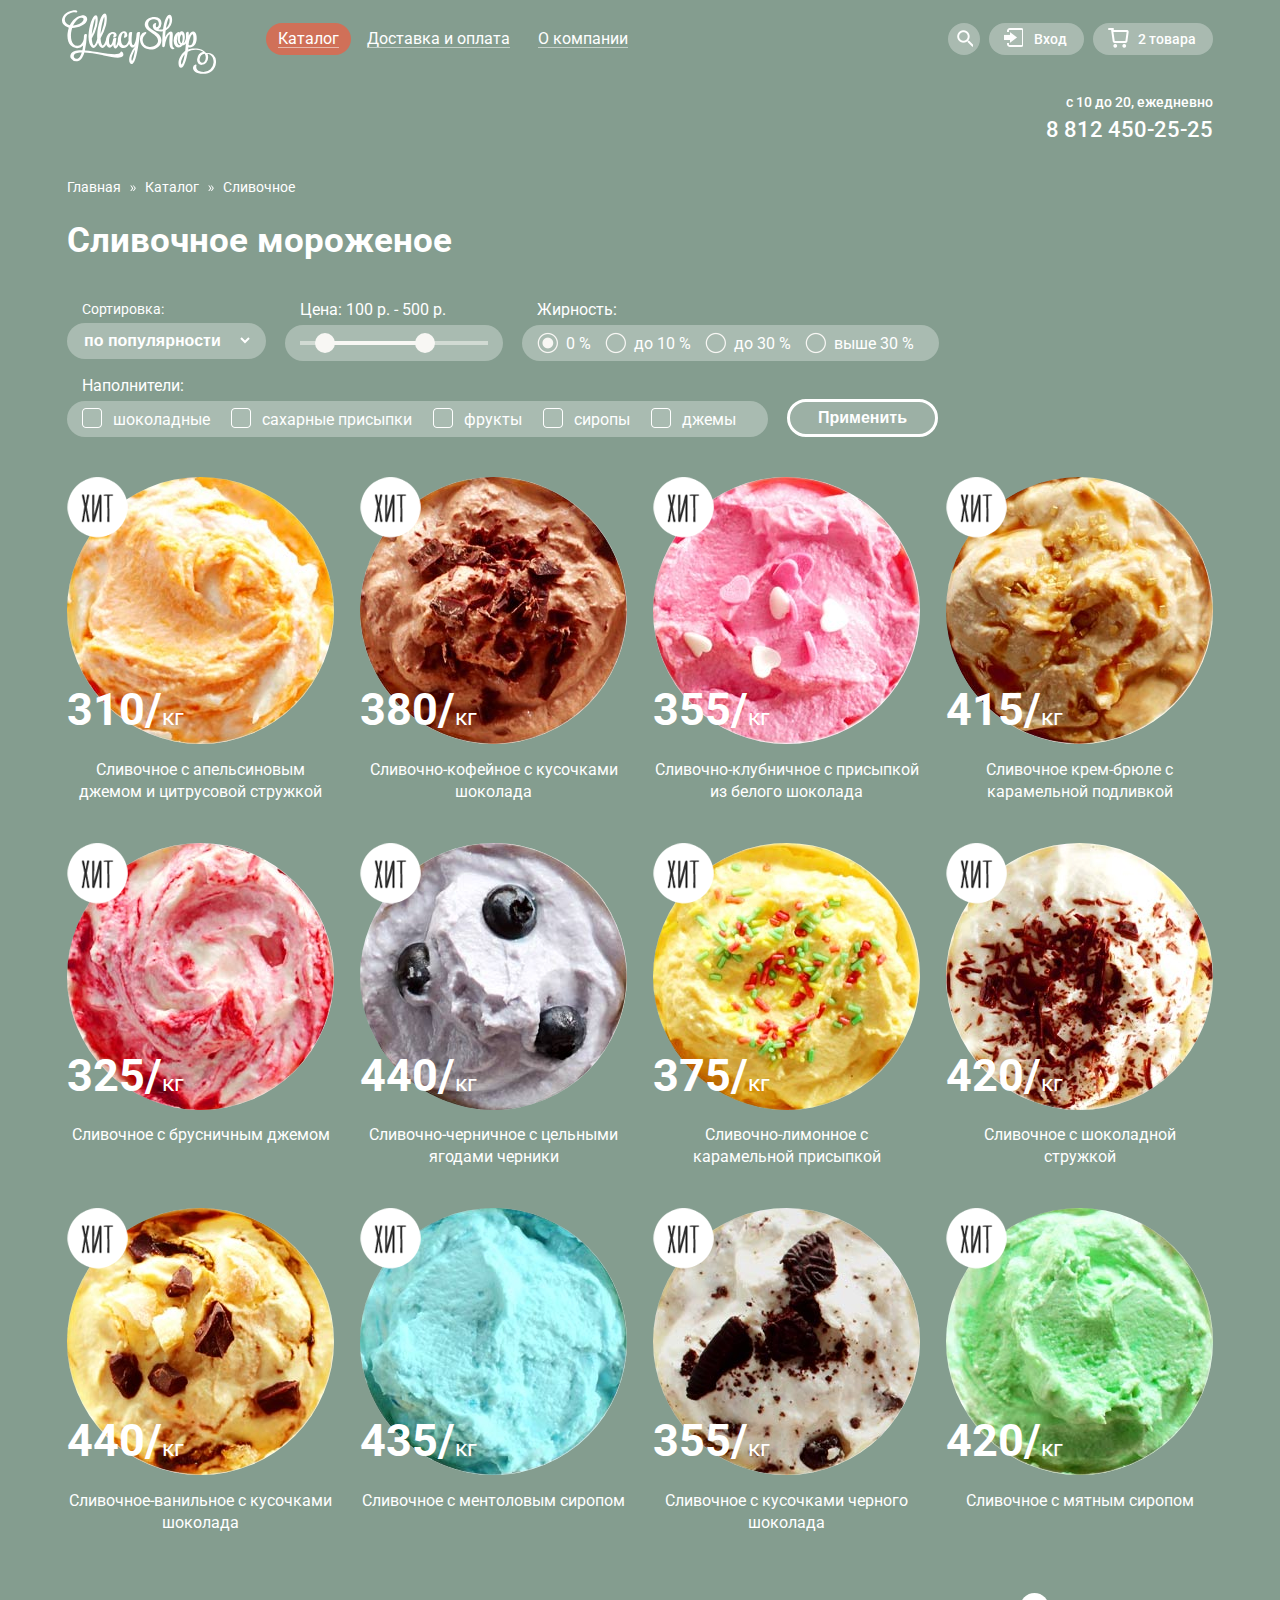
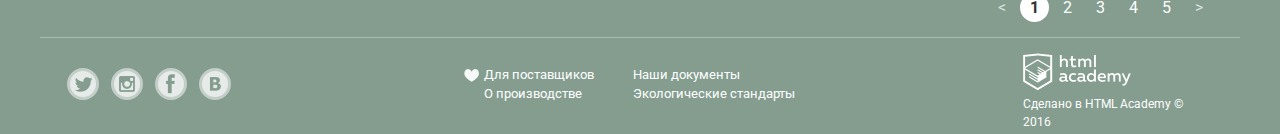
<file: gllacy-catalog.html>
<!DOCTYPE html>
<html>
  <head>
    <meta charset="utf-8">
    <title>Gllasy-catalog</title>
    <link href="https://fonts.googleapis.com/css?family=Roboto" rel="stylesheet">
    <link href="css/normalize.css" rel="stylesheet">
    <link href="css/style.css" rel="stylesheet">
  </head>
  <body>
    <div class="page-wrapper catalog">
      <header class="page-header">
        <div class="page-header__wrapper">
          <div class="logo">
            <a href="gllacy-index.html">
              <img src="img/logo.svg" alt="logo" width="154" height="64">
            </a>
          </div>
          <ul class="main-nav">
            <li class="main-nav__item">
              <a href="#" class="main-nav__link main-nav__link--active">Каталог</a>
              <ul class="inner-list">
                <li class="inner-list__item"><a href="" class="inner-list__link inner-list__link--bold">Новинки</a></li>
                <li class="inner-list__item"><a href="" class="inner-list__link">Сливочное</a></li>
                <li class="inner-list__item"><a href="" class="inner-list__link">Щербеты</a></li>
                <li class="inner-list__item"><a href="" class="inner-list__link">Фруктовый лед</a></li>
                <li class="inner-list__item"><a href="" class="inner-list__link">Мелорин</a></li>
              </ul>
            </li>
            <li class="main-nav__item">
              <a href="" class="main-nav__link">Доставка и оплата</a>
            </li>
            <li class="main-nav__item">
              <a href="" class="main-nav__link">О компании</a>
            </li>
          </ul>
          <div class="userblock">
            <div class="userblock__item userblock__item--search">
              <a href="" class="userblock__link userblock__link--search"></a>
              <form action="url" class="form search-form">
                <div class="field-text  field-group">
                  <div class="field-text__wrapper">
                    <label class="field-text__item">
                      <input class="field-text__input" type="text" placeholder="Что ищем?">
                    </label>
                  </div>
                </div>
              </form>
            </div>
            <div class="userblock__item userblock__item--entrance">
              <a href="" class="userblock__link userblock__link--entrance">Вход</a>
              <form action="url" class="form entrance-form">
                <div class="field-text  field-group">
                  <div class="field-text__wrapper">
                    <label class="field-text__item">
                      <input class="field-text__input field-text__input--margin" type="text" placeholder="Электронная почта">
                    </label>
                    <label class="field-text__item">
                      <input class="field-text__input field-text__input--margin" type="text" placeholder="Пароль">
                    </label>
                  </div>
                </div>
                <div class="field-action field-action--entrance">
                  <input class="field-action__btn btn" type="submit" value="Войти">
                </div>
                <a href="" class="form__link link">Забыли пароль?</a>
                <a href="" class="form__link link">Новая регистрация</a>
              </form>
            </div>
            <div class="userblock__item userblock__item--basket">
              <a href="" class="userblock__link userblock__link--basket">2 товара</a>
              <div class="basket-wrapper">
                <table class="userblock-basket">
                  <tr class="userblock-basket__item">
                    <td class="userblock-basket__src">
                      <img src="img\ice-cream-little-1.jpg" alt="" class="userblock-basket__img">
                    </td>
                    <td class="userblock-basket__description">
                      <p class="userblock-basket__description-text">Пломбир с апельсиновым джемом</p>
                    </td>
                    <td class="userblock-basket__weight">
                      <p class="userblock-basket__weight-text">1.5 кг x <span>200 руб.</span></p>
                    </td>
                    <td class="userblock-basket__price">
                      <p class="userblock-basket__price-text">300 руб.</p>
                    </td>
                  </tr>
                  <tr class="userblock-basket__item">
                    <td class="userblock-basket__src">
                      <img src="img\ice-cream-little-2.jpg" alt="" class="userblock-basket__img">
                    </td>
                    <td class="userblock-basket__description">
                      <p class="userblock-basket__description-text">Клубничный пломбир с присыпкой из белого шоколада</p>
                    </td>
                    <td class="userblock-basket__weight">
                      <p class="userblock-basket__weight-text">1.5 кг x <span>300 руб.</span></p>
                    </td>
                    <td class="userblock-basket__price">
                      <p class="userblock-basket__price-text">450 руб.</p>
                    </td>
                  </tr>
                </table>
                <hr class="hr">
                <p class="userblock-basket__text">Итого: 750 руб.</p>
                <a href="" class="btn userblock-basket__link">Оформить заказ</a>
              </div>
            </div>
            <div class="userblock-info">
              <p class="userblock-text">с 10 до 20, ежедневно</p>
              <p class="userblock-text userblock-text--bold">8 812 450-25-25</p>
            </div>
          </div>
        </div>
      </header>
      <main>
        <ul class="breadcrumbs">
          <li class="breadcrumbs-item"><a href="" class="breadcrumbs__link">Главная</a></li>
          <li class="breadcrumbs-item"><a href="" class="breadcrumbs__link">Каталог</a></li>
          <li class="breadcrumbs-item"><a href="" class="breadcrumbs__link breadcrumbs__link--last">Сливочное</a></li>
        </ul>
        <h1>Сливочное мороженое</h1>
        <form class="form select-form">
          <div class="field-select  field-group">
            <div class="field-select__title">Сортировка:</div>
            <div class="field-select__wrapper">
              <label class="field-select__item">
                <select class="field-select__select" name="sort">
                  <option class="field-select__select-item">по популярности</option>
                  <option class="field-select__select-item">сначала недорогие</option>
                  <option class="field-select__select-item">сначала дорогие</option>
                  <option class="field-select__select-item">по жирности</option>
                </select>
              </label>
            </div>
          </div>
          <div class="field-checkbox  field-group">
            <div class="field-checkbox__title">Цена: 100 р. - 500 р.</div>
            <div class="field-checkbox__wrapper field-checkbox__wrapper--range">
              <div class="field-checkbox__scale">
                <div class="field-checkbox__bar"></div>
              </div>
              <div class="field-checkbox__toggle field-checkbox__min-toggle"></div>
              <div class="field-checkbox__toggle field-checkbox__max-toggle"></div>
            </div>
          </div>
          <div class="field-radio  field-group">
            <div class="field-radio__title">Жирность:</div>
            <div class="field-radio__wrapper">
              <label class="field-radio__item">
                <input class="field-radio__input" type="radio" name="fat" value="1" checked>
                <span class="field-radio__text">0 %</span>
              </label>
              <label class="field-radio__item">
                <input class="field-radio__input" type="radio" name="fat" value="2">
                <span class="field-radio__text">до 10 %</span>
              </label>
              <label class="field-radio__item">
                <input class="field-radio__input" type="radio" name="fat" value="3">
                <span class="field-radio__text">до 30 %</span>
              </label>
              <label class="field-radio__item">
                <input class="field-radio__input" type="radio" name="fat" value="4">
                <span class="field-radio__text">выше 30 %</span>
              </label>
            </div>
          </div>
          <div class="field-checkbox  field-group">
            <div class="field-checkbox__title">Наполнители:</div>
            <div class="field-checkbox__wrapper">
              <label class="field-checkbox__item">
                <input class="field-checkbox__input" type="checkbox"  >
                <span class="field-checkbox__text">шоколадные</span>
              </label>
              <label class="field-checkbox__item">
                <input class="field-checkbox__input" type="checkbox"  >
                <span class="field-checkbox__text">сахарные присыпки</span>
              </label>
              <label class="field-checkbox__item">
                <input class="field-checkbox__input" type="checkbox">
                <span class="field-checkbox__text">фрукты</span>
              </label>
              <label class="field-checkbox__item">
                <input class="field-checkbox__input" type="checkbox">
                <span class="field-checkbox__text">сиропы</span>
              </label>
              <label class="field-checkbox__item">
                <input class="field-checkbox__input" type="checkbox">
                <span class="field-checkbox__text">джемы</span>
              </label>
            </div>
          </div>
          <div class="field-action">
              <input class="field-action__btn field-action__btn--white" type="submit" value="Применить">
          </div>
        </form>
        <section class="products">
          <article class="product-item product-item--hit">
            <div class="product-item__img">
              <img src="img/catalog-1.jpg" alt="">
            </div>
            <p class="product-item__priсe"><span>310/</span>кг</p>
            <p class="product-item__description">Сливочное с апельсиновым джемом и цитрусовой стружкой</p>
            <a href="" class="product-item__link btn">Быстрый просмотр</a>
            <div class="product-item__hover"></div>
          </article>
          <article class="product-item product-item--hit">
            <div class="product-item__img">
              <img src="img/catalog-2.jpg" alt="">
            </div>
            <p class="product-item__priсe"><span>380/</span>кг</p>
            <p class="product-item__description">Сливочно-кофейное с кусочками шоколада</p>
            <a href="" class="product-item__link btn">Быстрый просмотр</a>
            <div class="product-item__hover"></div>
          </article>
          <article class="product-item product-item--hit">
            <div class="product-item__img">
              <img src="img/catalog-3.jpg" alt="">
            </div>
            <p class="product-item__priсe"><span>355/</span>кг</p>
            <p class="product-item__description">Сливочно-клубничное с присыпкой из белого шоколада</p>
            <a href="" class="product-item__link btn">Быстрый просмотр</a>
            <div class="product-item__hover"></div>
          </article>
          <article class="product-item product-item--hit">
            <div class="product-item__img">
              <img src="img/catalog-4.jpg" alt="">
            </div>
            <p class="product-item__priсe"><span>415/</span>кг</p>
            <p class="product-item__description">Сливочное крем-брюле с карамельной подливкой</p>
            <a href="" class="product-item__link btn">Быстрый просмотр</a>
            <div class="product-item__hover"></div>
          </article>
          <article class="product-item product-item--hit">
            <div class="product-item__img">
              <img src="img/catalog-5.jpg" alt="">
            </div>
            <p class="product-item__priсe"><span>325/</span>кг</p>
            <p class="product-item__description">Сливочное с брусничным джемом</p>
            <a href="" class="product-item__link btn">Быстрый просмотр</a>
            <div class="product-item__hover"></div>
          </article>
          <article class="product-item product-item--hit">
            <div class="product-item__img">
              <img src="img/catalog-6.jpg" alt="">
            </div>
            <p class="product-item__priсe"><span>440/</span>кг</p>
            <p class="product-item__description">Сливочно-черничное с цельными ягодами черники</p>
            <a href="" class="product-item__link btn">Быстрый просмотр</a>
            <div class="product-item__hover"></div>
          </article>
          <article class="product-item product-item--hit">
            <div class="product-item__img">
              <img src="img/catalog-7.jpg" alt="">
            </div>
            <p class="product-item__priсe"><span>375/</span>кг</p>
            <p class="product-item__description">Сливочно-лимонное с карамельной присыпкой</p>
            <a href="" class="product-item__link btn">Быстрый просмотр</a>
            <div class="product-item__hover"></div>
          </article>
          <article class="product-item product-item--hit">
            <div class="product-item__img">
              <img src="img/catalog-8.jpg" alt="">
            </div>
            <p class="product-item__priсe"><span>420/</span>кг</p>
            <p class="product-item__description">Сливочное с шоколадной стружкой</p>
            <a href="" class="product-item__link btn">Быстрый просмотр</a>
            <div class="product-item__hover"></div>
          </article>
          <article class="product-item product-item--hit">
            <div class="product-item__img">
              <img src="img/catalog-9.jpg" alt="">
            </div>
            <p class="product-item__priсe"><span>440/</span>кг</p>
            <p class="product-item__description">Сливочное-ванильное с кусочками шоколада</p>
            <a href="" class="product-item__link btn">Быстрый просмотр</a>
            <div class="product-item__hover"></div>
          </article>
          <article class="product-item product-item--hit">
            <div class="product-item__img">
              <img src="img/catalog-10.jpg" alt="">
            </div>
            <p class="product-item__priсe"><span>435/</span>кг</p>
            <p class="product-item__description">Сливочное с ментоловым сиропом</p>
            <a href="" class="product-item__link btn">Быстрый просмотр</a>
            <div class="product-item__hover"></div>
          </article>
          <article class="product-item product-item--hit">
            <div class="product-item__img">
              <img src="img/catalog-11.jpg" alt="">
            </div>
            <p class="product-item__priсe"><span>355/</span>кг</p>
            <p class="product-item__description">Сливочное с кусочками черного шоколада</p>
            <a href="" class="product-item__link btn">Быстрый просмотр</a>
            <div class="product-item__hover"></div>
          </article>
          <article class="product-item product-item--hit">
            <div class="product-item__img">
              <img src="img/catalog-12.jpg" alt="">
            </div>
            <p class="product-item__priсe"><span>420/</span>кг</p>
            <p class="product-item__description">Сливочное с мятным сиропом</p>
            <a href="" class="product-item__link btn">Быстрый просмотр</a>
            <div class="product-item__hover"></div>
          </article>
        </section>
        <ul class="pagination">
          <li class="pagination__item"><a href="" class="pagination__link pagination__link--prev"><</a></li>
          <li class="pagination__item"><a href="" class="pagination__link pagination__link--active">1</a></li>
          <li class="pagination__item"><a href="" class="pagination__link">2</a></li>
          <li class="pagination__item"><a href="" class="pagination__link">3</a></li>
          <li class="pagination__item"><a href="" class="pagination__link">4</a></li>
          <li class="pagination__item"><a href="" class="pagination__link">5</a></li>
          <li class="pagination__item"><a href="" class="pagination__link pagination__link--next">></a></li>
        </ul>
      </main>
      <footer class="page-footer">
        <div class="page-footer__wrapper">
          <div class="social-block">
            <a href="" class="social-link social-link--twitter"></a>
            <a href="" class="social-link social-link--instagram"></a>
            <a href="" class="social-link social-link--fb"></a>
            <a href="" class="social-link social-link--vk"></a>
          </div>
          <ul class="footer-links">
              <li class="footer-links__item"><a href="" class="footer-links__link footer-links__link--img">Для поставщиков</a></li>
              <li class="footer-links__item"><a href="" class="footer-links__link">Наши документы</a></li>
              <li class="footer-links__item"><a href="" class="footer-links__link">О производстве</a></li>
              <li class="footer-links__item"><a href="" class="footer-links__link">Экологические стандарты</a></li>
          </ul>
          <div class="copyright">
            <a class="copyright__link" href=""><img src="img/logo-html.png" alt="" width="108" height="38"></a>
            <p class="copyright__text">Сделано в HTML Academy &#169; 2016</p>
          </div>
        </div>
      </footer>
    </div>
  </body>
</html>
</file>
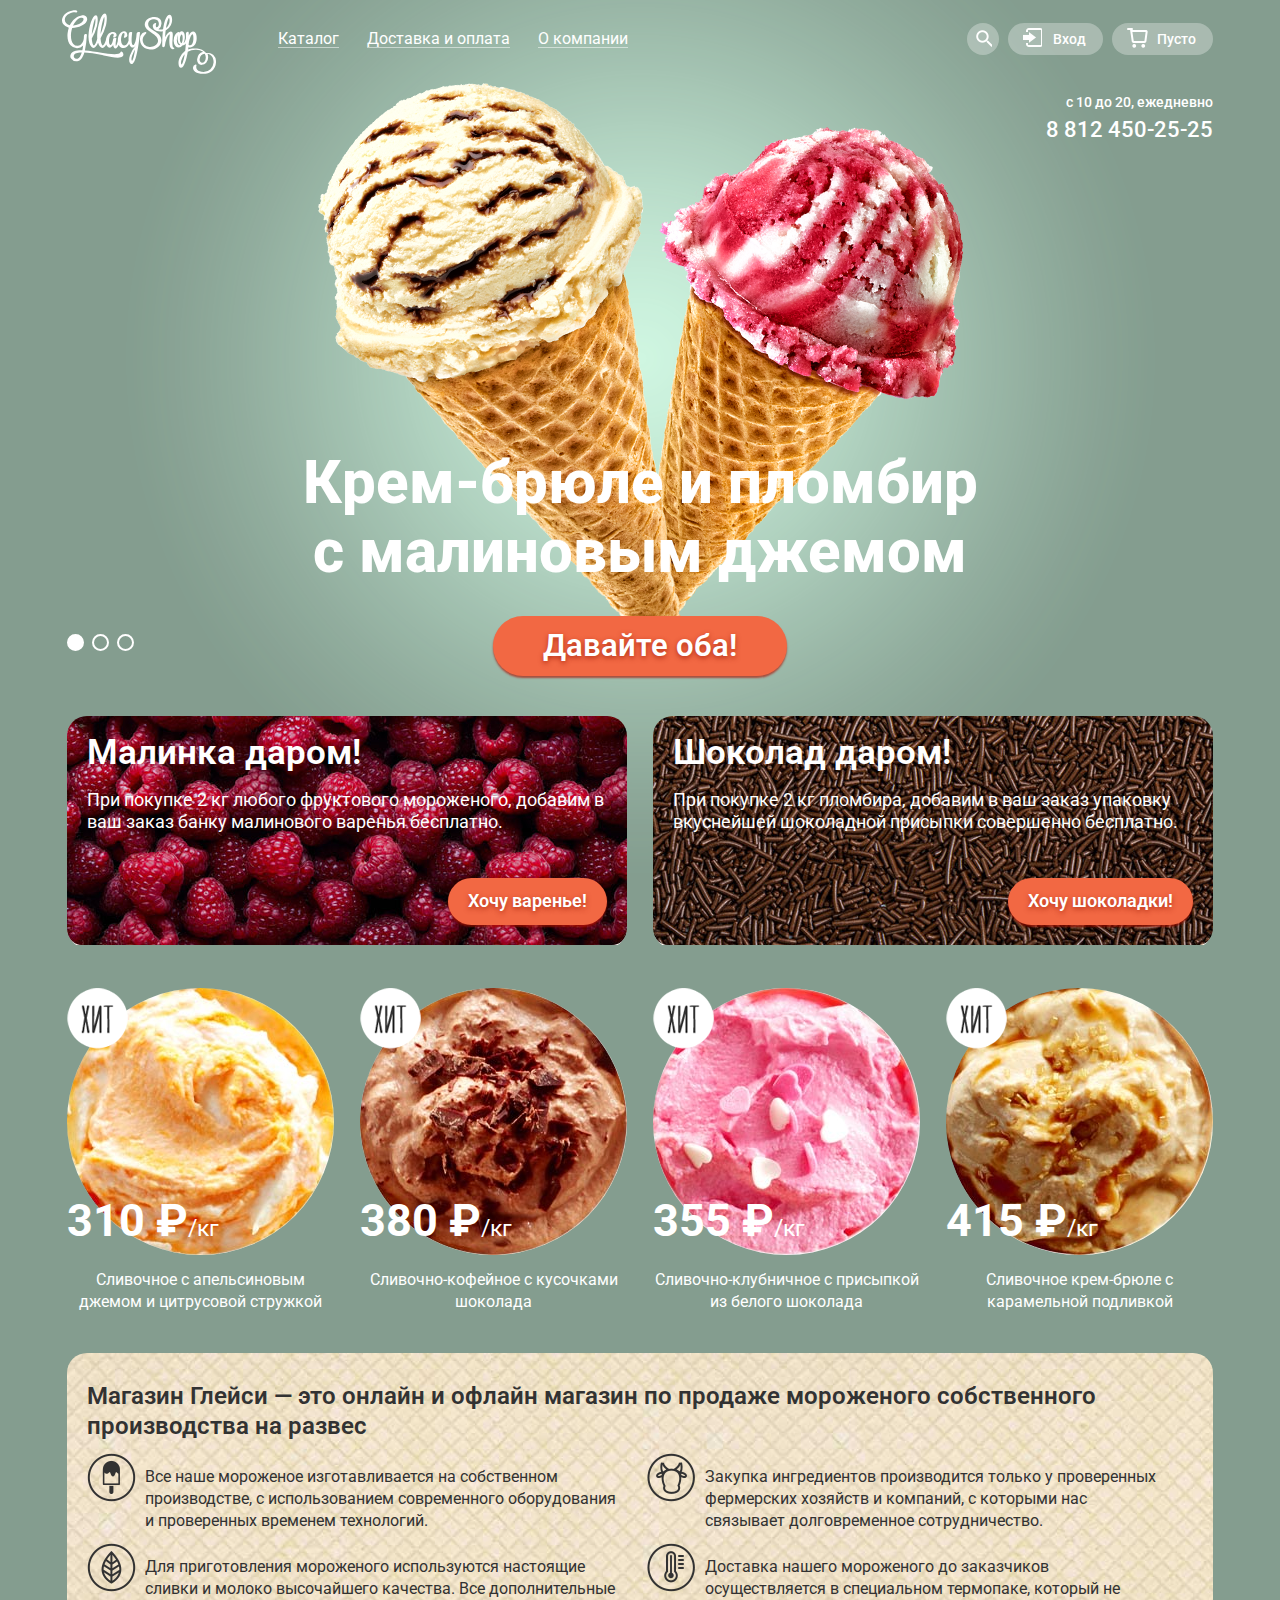
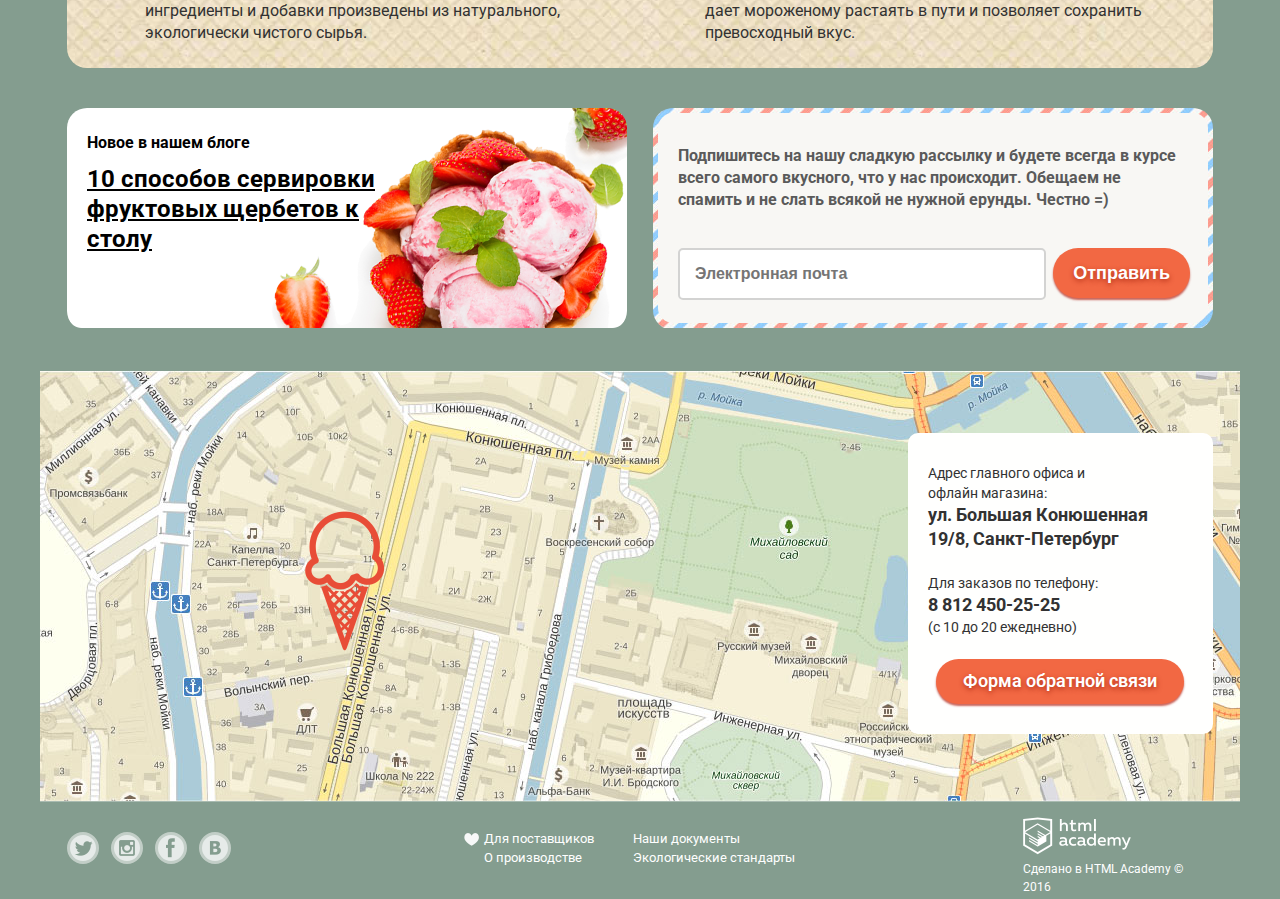
<file: gllacy-index.html>
<!DOCTYPE html>
<html>
  <head>
    <meta charset="utf-8">
    <title>Gllasy-index</title>
    <link href="https://fonts.googleapis.com/css?family=Roboto" rel="stylesheet">
    <link href="css/normalize.css" rel="stylesheet">
    <link href="css/style.css" rel="stylesheet">
  </head>
  <body>
    <input class="slider-input" type="radio" id="btn-1" name="toggle" checked>
    <input class="slider-input" type="radio" id="btn-2" name="toggle">
    <input class="slider-input" type="radio" id="btn-3" name="toggle">
    <div class="page-wrapper index">
      <header class="page-header">
        <div class="page-header__wrapper">
          <div class="logo">
            <a href="gllacy-index.html">
              <img src="img/logo.svg" alt="logo" width="154" height="64">
            </a>
          </div>
          <ul class="main-nav">
            <li class="main-nav__item">
              <a href="gllacy-catalog.html" class="main-nav__link">Каталог</a>
              <ul class="inner-list">
                <li class="inner-list__item"><a href="" class="inner-list__link inner-list__link--bold">Новинки</a></li>
                <li class="inner-list__item"><a href="" class="inner-list__link">Сливочное</a></li>
                <li class="inner-list__item"><a href="" class="inner-list__link">Щербеты</a></li>
                <li class="inner-list__item"><a href="" class="inner-list__link">Фруктовый лед</a></li>
                <li class="inner-list__item"><a href="" class="inner-list__link">Мелорин</a></li>
              </ul>
            </li>
            <li class="main-nav__item">
              <a href="" class="main-nav__link">Доставка и оплата</a>
            </li>
            <li class="main-nav__item">
              <a href="" class="main-nav__link">О компании</a>
            </li>
          </ul>
          <div class="userblock">
            <div class="userblock__item userblock__item--search">
              <a href="" class="userblock__link userblock__link--search"></a>
              <form action="url" class="search-form">
                <div class="field-text  field-group">
                  <div class="field-text__wrapper">
                    <label class="field-text__item">
                      <input class="field-text__input" type="text" placeholder="Что ищем?">
                      <span class="field-text__text"></span>
                    </label>
                  </div>
                </div>
              </form>
            </div>
            <div class="userblock__item userblock__item--entrance">
              <a href="" class="userblock__link userblock__link--entrance">Вход</a>
              <form action="url" class="entrance-form">
                <div class="field-text  field-group">
                  <div class="field-text__wrapper">
                    <label class="field-text__item">
                      <input class="field-text__input field-text__input--margin" type="text" placeholder="Электронная почта">
                      <span class="field-text__text"></span>
                    </label>
                    <label class="field-text__item">
                      <input class="field-text__input field-text__input--margin" type="text" placeholder="Пароль">
                      <span class="field-text__text"></span>
                    </label>
                  </div>
                </div>
                <div class="field-action field-action--entrance">
                  <input class="field-action__btn btn" type="submit" value="Войти">
                </div>
                <a href="" class="link">Забыли пароль?</a>
                <a href="" class="link">Новая регистрация</a>
              </form>
            </div>
            <div class="userblock__item">
              <a href="" class="userblock__link userblock__link--basket">Пусто</a>
            </div>
            <div class="userblock-info">
              <p class="userblock-text">с 10 до 20, ежедневно</p>
              <p class="userblock-text userblock-text--bold">8 812 450-25-25</p>
            </div>
          </div>
        </div>
      </header>
      <!-- Слайдер -->
      <div class="slider">
        <div class="slide" id="slide1">
          <div class="slide-title">Крем-брюле и пломбир с малиновым джемом</div>
          <a href="" class="btn slide-btn">Давайте оба!</a>
        </div>
        <div class="slide" id="slide2">
          <div class="slide-title">Шоколадный пломбир и лимонный сорбет</div>
          <a href="" class="btn slide-btn">Давайте оба!</a>
        </div>
        <div class="slide" id="slide3">
          <div class="slide-title">Пломбир с помадкой и клубничный щербет</div>
          <a href="" class="btn slide-btn">Давайте оба!</a>
        </div>
        <div class="slider-controls">
          <label class="slider-controls__label" for="btn-1"></label>
          <label class="slider-controls__label" for="btn-2"></label>
          <label class="slider-controls__label" for="btn-3"></label>
        </div>
      </div>
      <main>
        <div class="banners">
          <div class="banners__wrapper">
            <article class="banner banner--raspberries">
              <h2 class="banner__title">Малинка даром!</h2>
              <p class="banner__text">При покупке 2 кг любого фруктового мороженого, добавим в ваш заказ банку малинового варенья бесплатно.</p>
              <a class="btn banner-btn">Хочу варенье!</a>
            </article>
            <article class="banner banner--chocolate banner--right">
              <h2 class="banner__title">Шоколад даром!</h2>
              <p class="banner__text">При покупке 2 кг пломбира, добавим в ваш заказ упаковку вкуснейшей шоколадной присыпки совершенно бесплатно.</p>
              <a class="btn banner-btn">Хочу шоколадки!</a>
            </article>
          </div>
        </div>
        <section class="products">
          <article class="product-item  product-item--hit">
            <div class="product-item__img"><img src="img/index-1.jpg" alt=""></div>
            <p class="product-item__priсe"><span>310 ₽</span>/кг</p>
            <p class="product-item__description">Сливочное с апельсиновым джемом и цитрусовой стружкой</p>
            <a href="" class="product-item__link btn">Быстрый просмотр</a>
            <div class="product-item__hover"></div>
          </article>
          <article class="product-item product-item--hit">
            <div class="product-item__img"><img src="img/index-2.jpg" alt=""></div>
            <p class="product-item__priсe"><span>380 ₽</span>/кг</p>
            <p class="product-item__description">Сливочно-кофейное с кусочками шоколада</p>
            <a href="" class="product-item__link btn">Быстрый просмотр</a>
            <div class="product-item__hover"></div>
          </article>
          <article class="product-item product-item--hit">
            <div class="product-item__img"><img src="img/index-3.jpg" alt=""></div>
            <p class="product-item__priсe"><span>355 ₽</span>/кг</p>
            <p class="product-item__description">Сливочно-клубничное с присыпкой из белого шоколада</p>
            <a href="" class="product-item__link btn">Быстрый просмотр</a>
            <div class="product-item__hover"></div>
          </article>
          <article class="product-item product-item--hit product-item--right">
            <div class="product-item__img"><img src="img/index-4.jpg" alt=""></div>
            <p class="product-item__priсe"><span>415 ₽</span>/кг</p>
            <p class="product-item__description">Сливочное крем-брюле с карамельной подливкой</p>
            <a href="" class="product-item__link btn">Быстрый просмотр</a>
            <div class="product-item__hover"></div>
          </article>
        </section>
        <section class="features">
          <h2 class="features__title">Магазин Глейси  — это онлайн и офлайн магазин по продаже мороженого собственного производства на развес</h2>
          <ul class="features__list">
            <li class="features__item features__item--ice-cream">Все наше мороженое изготавливается на собственном производстве, с использованием современного оборудования и проверенных временем технологий.</li>
            <li class="features__item features__item--kow">Закупка ингредиентов  производится только у проверенных фермерских хозяйств и компаний, с которыми нас связывает долговременное сотрудничество.</li>
            <li class="features__item features__item--leaflet">Для приготовления мороженого используются настоящие сливки и молоко высочайшего качества. Все дополнительные ингредиенты и добавки произведены из натурального, экологически чистого сырья. </li>
            <li class="features__item features__item--thermometer">Доставка нашего мороженого до заказчиков осуществляется в специальном термопаке, который не дает мороженому растаять в пути и позволяет сохранить превосходный вкус.</li>
          </ul>
        </section>
        <div class="banners">
          <div class="banners__wrapper">
            <article class="banner banner-blog">
              <p class="banner-blog__text">Новое в нашем блоге</p>
              <a class="banner-blog__link">10  способов сервировки фруктовых щербетов к столу</a>
            </article>
            <article class="banner banner--right banner--delivery">
              <div class="banner__wrapper">
                <p class="banner-delivery__text">Подпишитесь на нашу сладкую рассылку и будете всегда в курсе всего самого вкусного, что у нас происходит. Обещаем не спамить и не слать всякой не нужной ерунды. Честно =) </p>
                <form class="delivery-form" action="url">
                  <div class="field-text  field-group">
                    <div class="field-text__wrapper">
                      <label class="field-text__item">
                        <input class="field-text__input field-text__input--delivery" type="text" placeholder="Электронная почта">
                      </label>
                    </div>
                  </div>
                  <div class="field-action">
                    <input class="field-action__btn btn" type="submit" value="Отправить">
                  </div>
                </form>
              </div>
            </article>
          </div>
        </div>
      </main>
      <div class="map">
        <div class="feedback">
          <div class="feedback__info">
            <p class="feedback__text">Адрес главного офиса и <br> офлайн магазина: <br><span>ул. Большая Конюшенная <br> 19/8, Санкт-Петербург</span></p>
          </div>
          <div class="feedback__info">
            <p class="feedback__text">Для заказов по телефону: <br><span>8 812 450-25-25</span> <br>(с 10 до 20 ежедневно)</p>
          </div>
          <a class="feedback__btn btn login" href="">Форма обратной связи</a>
        </div>
      </div>
      <footer class="page-footer">
        <div class="page-footer__wrapper">
          <div class="social-block">
            <a href="" class="social-link social-link--twitter"></a>
            <a href="" class="social-link social-link--instagram"></a>
            <a href="" class="social-link social-link--fb"></a>
            <a href="" class="social-link social-link--vk"></a>
          </div>
          <ul class="footer-links">
              <li class="footer-links__item"><a href="" class="footer-links__link footer-links__link--img">Для поставщиков</a></li>
              <li class="footer-links__item"><a href="" class="footer-links__link">Наши документы</a></li>
              <li class="footer-links__item"><a href="" class="footer-links__link">О производстве</a></li>
              <li class="footer-links__item"><a href="" class="footer-links__link">Экологические стандарты</a></li>
          </ul>
          <div class="copyright">
            <a class="copyright__link" href=""><img src="img/logo-html.png" alt="" width="108" height="38"></a>
            <p class="copyright__text">Сделано в HTML Academy &#169; 2016</p>
          </div>
        </div>
      </footer>
    </div>
    <div class="modal-content">
      <form class="feedback-form" action="index.html" method="post">
        <div class="modal-content-close">
        </div>
        <span class="feedback__title">Мы обязательно вам ответим!</span>
        <div class="field-text  field-group">
          <div class="field-text__wrapper">
            <label class="field-text__item">
              <input class="field-text__input field-text__input--short" name="login" type="text" placeholder="Как вас зовут?">
              <span class="field-text__text"></span>
            </label>
            <label class="field-text__item">
              <input class="field-text__input field-text__input--short"name="password" type="text" placeholder="Ваша почта для ответа?">
              <span class="field-text__text"></span>
            </label>
            <label class="field-text__item">
              <textarea class="field-text__input" type="text" rows="6" placeholder="Напишите что-нибудь..."></textarea>
              <span class="field-text__text"></span>
            </label>
          </div>
        </div>
        <input class="field-action__btn btn" type="submit" value="Отправить">
      </form>
    </div>
    <script src="js/script.js"></script>
  </body>
</html>
</file>
<file: css/style.css>
.slider-input {
  display: none;
}

* {
  box-sizing: border-box;
}

html {

}

body {
  font-family: 'Roboto','Open Sans', sans-serif;
  color: #ffffff;
}

form {
  box-sizing: border-box;
  margin: 0px;
  position: absolute;
  padding: 20px 15px;
  background: #f8f7f4;
  border-radius: 5px;
  box-shadow: 5px 20px 50px 0px #555555;
  z-index: 400;
}

ul {
  list-style: none;
}

input {
  border: 0px;
  font-size: 16px;
  line-height: 24px;
  font-weight: bold;
}

a, .btn {
  cursor: pointer;
  text-decoration: none;
  color: #ffffff;
}

a:hover,
a:active {
  color: #ffbc9e;
}

h1 {
  display: inline-block;
  margin-left: 27px;
  font-size: 35px;
  line-height: 41px;
}

tr {
  text-align: left;
  margin: 7px 0px 6px;
  padding: 0px;
}

td {
  display: inline-block;
  vertical-align: top;
  margin: 0px;
  padding: 0px;
}

td p {
  vertical-align: top;
  margin: 0px;
}

td img {
  border-radius: 50%;
}

.page-wrapper {
  min-width: 1200px;
  background-image: url(../img/slide-1.png);
  background-repeat: no-repeat;
  background-position: top center;
  transition: 0.5s;
}

.catalog {
  background: #849d8f;
}

.page-header {
  margin-bottom: 370px;
}

.page-header__wrapper::after {
  content: "";
  display: table;
  clear: both;
}

.page-header__wrapper {
  width: 1200px;
  margin: auto;
}

.userblock {
  text-align: right;
}

.logo {
  position: relative;
  padding-left: 22px;
  padding-top: 10px;
  float: left;
}

.logo__link {
  cursor: pointer;
}

.main-nav {
  float: left;
  margin: 0px;
  padding: 0px;
  position: relative;
  margin-left: 50px;
  margin-top: 23px;
  max-width: 600px;
}

.main-nav__item {
  display: inline-block;
  vertical-align: top;
  padding-bottom: 20px;
}

.main-nav__link::after {
  display: block;
  content: "";
  position: absolute;
  background: rgba(255, 255, 255, 0.5);
  height: 1px;
  bottom: 7px;
  left: 12px;
  right: 12px;
}

.main-nav__link {
  display: inline-block;
  position: relative;
  font-size: 16px;
  line-height: 18px;
  padding: 7px 12px;
}

.main-nav__link:hover {
  background: #f7f6f3;
  color: #323232;
  border-radius: 16px;
  font-weight: bold;
  z-index: 400;
}

.main-nav__item:hover .main-nav__link::after {
  display: none;
}

.main-nav__link:focus {
  box-shadow: inset 0px 2px 1px 0px;
}

.inner-list {
  display: none;
  position: absolute;
  background: #f8f7f4;
  color: #232323;
  top: 35px;
  left: -7px;
  border-radius: 5px;
  padding: 0px;
  z-index: 400;
}

.inner-list__item:before {
  display: block;
  width: 123px;
  height: 1px;
  background: #929190;
  position: absolute;
  bottom: 0px;
  margin: auto;
  z-index: 200;
}

.main-nav__item:hover .inner-list {
  display: block;
}

.inner-list__link {
  display: inline-block;
  vertical-align: top;
  width: 143px;
  text-align: left;
  margin: 0px;
  padding-left: 20px;
  padding-top: 11px;
  padding-bottom: 11px;
  font-size: 14px;
  line-height: 16px;
  color: #232323;
}

.inner-list__link--bold {
  font-weight: bold;
}

.inner-list__link--bold::after {
  display: block;
  content: "";
  position: absolute;
  background: rgb(209, 208, 206);
  height: 1px;
  top: 35px;
  left: 12px;
  right: 12px;
}

.inner-list__link:hover {
  background: #fbded7;
  color: inherit;
}

.inner-list__link:active {
  background: #f6b5a5;
  color: inherit;
}

.userblock {
  float: right;
  position: relative;
  margin-right: 27px;
  margin-top: 23px;
}

.userblock__item {
  position: relative;
  display: inline-block;
  margin: 0px;
  padding: 0px;
  padding-bottom: 20px;
  vertical-align: middle;
  margin-left: 5px;
}

.userblock__link:hover {
  background: #f8f7f4;
  color: #232323;
  border-radius: 16px;
  font-weight: bold;
}

.userblock__item--search .field-text__input {
  width: 310px;
}

.userblock__item--search:hover .search-form {
  display: block;
}

.userblock__item--search:focus .search-form {
  display: block;
}

.userblock__item--entrance:hover .entrance-form {
  display: block;
}

.search-form {
  display: none;
  width: 340px;
  right: 0px;
  top: 40px;
  }

.entrance-form {
  display: none;
  width: 277px;
  top: 40px;
  right: 0px;
  z-index: 400;
}

.entrance-form .link {
  color: #323232;
  padding-left: 120px;
  font-size: 13px;
  line-height: 24px;
  text-decoration: underline;
}

.entrance-form .link:hover,
.entrance-form .link:active {
  color: #e84d37;
}

.field-action--entrance .field-action__btn {
  position: absolute;
  bottom: 22px;
  left: 15px;
}

.field-text__input {
  margin: 0px;
  display: inline-block;
  width: 100%;
  font-size: 16px;
  line-height: 24px;
  padding: 12px 15px;
  border-radius: 5px;
  border: 2px solid #d3d3d2;
  color: #323232;
  font-weight: bold;
}

.field-text__input--margin {
  margin-bottom: 20px;
}

.field-text__input:focus {
  border-radius: 5px;
  border: 2px solid #d3d3d2;
}

.userblock__link {
  position: relative;
  display: inline-block;
  margin: 0px;
  vertical-align: middle;
  font-size: 14px;
  line-height: 16px;
  font-weight: 500;
  background-color: rgba(255,255,255, 0.3);
  border-radius: 16px;
  height: 32px;
  padding-left: 45px;
  padding-right: 17px;
  padding-top: 8px;
  padding-bottom: 8px;
}

.userblock__link--entrance::before {
  position: absolute;
  left: 15px;
  top: 5px;
  height: 21px;
  width: 19px;
  background: url(../img/spritesheet.png) no-repeat -229px -65px;
  display: inline-block;
  content: "";
  vertical-align: top;
}

.userblock__link--entrance:hover::before {
  background: url(../img/spritesheet.png) no-repeat -5px -94px;
}

.userblock__item--basket:hover .basket-wrapper {
  display: block;
}

.userblock__link--basket::before {
  position: absolute;
  left: 15px;
  top: 5px;
  width: 21px;
  height: 20px;
  display: inline-block;
  content: "";
  background: url(../img/spritesheet.png) no-repeat -169px -5px;
  vertical-align: middle;
}

.userblock__link--basket:hover::before {
  background: url(../img/spritesheet.png) no-repeat -200px -5px;
}

.userblock__link--search {
  width: 32px;
  padding: 7px;
}

.userblock__link--search::before {
  position: absolute;
  left: 8px;
  width: 17px;
  height: 17px;
  display: inline-block;
  content: "";
  background: url(../img/spritesheet.png) no-repeat -232px -187px;
  vertical-align: middle;
}

.userblock__link--search:hover::before {
  background: url(../img/spritesheet.png) no-repeat -260px -187px;
}

.field-text__item--search {
  width: 340px;
}

.field-action {
  display: inline-block;
  vertical-align: bottom;
  border-radius: 20px;
}

.field-action__btn--white {
  display: inline-block;
  padding: 7px 28px;
  font-size: 16px;
  line-height: 18px;
  font-weight: bold;
  background: rgba(255, 255, 255, 0.2);
  color: #ffffff;
  border: 3px solid #ffffff;
  border-radius: 100px;
}

.field-action__btn--white:hover {
  color: #323232;
  background: #fbfcfb;
  border: none;
  padding: 10px 31px;
}

.field-action__btn--white:active {
  box-shadow: inset 0px 2px 1px 0px #696969;
  border: none;
  outline: none;
  padding: 10px 28px;
}

.btn {
  display: inline-block;
  padding: 13px 20px;
  font-weight: 600;
  vertical-align: top;
  color: #ffffff;
  font-size: 18px;
  border-radius: 100px;
  text-decoration: none;
  text-shadow: 0 2px 5px rgba(160, 32, 11, 0.76);
  background: #f26843;
  box-shadow: 0 2px 2px rgba(172, 16, 0, 0.64);
}

.btn:hover,
.btn:active {
  color: #ffffff;
 }

.btn:hover {
  background: #f98b76;
}

.btn:active {
  background: linear-gradient(to bottom, #d84732, #e1613e);
  box-shadow: inset 0px 2px 2px 0px #942718;
}

.btn:focus {
  outline: none;
}

.banner-btn {
  display: inline-block;
  margin-right: 20px;
  margin-bottom: 23px;
  cursor: pointer;
  position: relative;
  float: right;
}

.basket-wrapper {
  display: none;
  box-sizing: border-box;
  margin: 0px;
  position: absolute;
  padding: 20px 15px;
  background: #f8f7f4;
  border-radius: 5px;
  box-shadow: 5px 20px 50px 0px #555555;
  z-index: 600;
  width: 539px;
  right: 0px;
  top: 40px;
  font-size: 13px;
  line-height: 16px;
  color: #323232;
}


.userblock-basket__item {
  display: inline-block;
}

.userblock-basket__src {
  width: 68px;
  padding-left: 25px;
  position: relative;
  top: -8px;
}

.userblock-basket__src::before,
.userblock-basket__src::after {
  position: absolute;
  content: "";
  width: 15px;
  height: 1px;
  background: #323232;
  top: 16px;
  left: -2px;
}

.userblock-basket__src::before {
  transform: rotate(45deg);
}

.userblock-basket__src::after {
  transform: rotate(-45deg);
}

.userblock-basket__description {
  width: 250px;
}

.userblock-basket__weight {
  width: 120px;
}

.userblock-basket__weight-text span {
  opacity: 0.6;
}

.userblock-basket__price {
  width: 57px;
}

.userblock-basket__price-text {

}

.userblock-basket__text {
  font-size: 15px;
  font-weight: bold;
  line-height: 18px;
  color: #333333;
}

.userblock-info {
  position: absolute;
  margin-top: 18px;
  float: right;
  text-align: right;
}

.userblock-text {
  display: inline-block;
  font-size: 14px;
  line-height: 16px;
  font-weight: 500;
  margin: 0px;
  margin-bottom: 8px;
}

.userblock-text--bold {
  display: inline-block;
  font-size: 22px;
  line-height: 24px;
  font-weight: 500;
  margin: 0px;
}

/*Слайдер*/
.slider {
  width: 1200px;
  margin: auto;
  position: relative;
  text-align: center;
  color: #ffffff;
}

.slide {
  display: none;
}

.slide-title {
  width: 700px;
  font-weight: 800;
  font-size: 60px;
  margin: 0px auto;
  margin-bottom: 30px;
}

.slide-btn {
  display: inline-block;
  padding: 12px 50px;
  font-weight: 600;
  font-size: 31px;
  vertical-align: top;
  color: #ffffff;
  text-decoration: none;
  text-shadow: 0 2px 5px rgba(160, 32, 11, 0.76);
  background: #f26843;
  border-radius: 100px;
  box-shadow: 0 2px 2px rgba(172, 16, 0, 0.64);
}

.slider-controls {
  position: absolute;
  bottom: 25px;
  left: 27px;
  z-index: 20;
  font-size: 0px;
}

.slider-controls .slider-controls__label:hover {
  background: #ffffff;
  opacity: 0.6;
}

.slider-controls .slider-controls__label:active {
  background: #ffffff;
  opacity: 1;
}

.slider-controls .slider-controls__label {
  display: inline-block;
  width: 17px;
  height: 17px;
  margin-right: 8px;
  vertical-align: top;
  background-color: transparent;
  border: 2px solid #ffffff;
  border-radius: 50%;
  cursor: pointer;
}

#btn-1:checked ~ .page-wrapper #slide1,
#btn-2:checked ~ .page-wrapper #slide2,
#btn-3:checked ~ .page-wrapper #slide3 {
  display: block;
}

#btn-1:checked ~ .page-wrapper .slider-controls__label[for="btn-1"],
#btn-2:checked ~ .page-wrapper .slider-controls__label[for="btn-2"],
#btn-3:checked ~ .page-wrapper .slider-controls__label[for="btn-3"] {
  background: #ffffff;
}

#btn-1:checked ~ .page-wrapper {
  background-image:  url(../img/slide-1.png);
  background-color: #849d8f;
}

#btn-2:checked ~ .page-wrapper {
  background-image:  url(../img/slide-2.png);
  background-color: #8996a6;
}

#btn-3:checked ~ .page-wrapper {
  background-image:  url(../img/slide-3.png);
  background-color: #9d8b84;
}

main {
  margin: auto;
  margin-top: 40px;
  width: 1200px;
}

main::after {
  display: table;
  content: "";
  clear: both;
}

.banners {
  width: 1146px;
  margin: auto;
  margin-bottom: 40px;
}


.banners__wrapper {
  width: 1146px;
  margin: auto;
  margin-bottom: 40px;
}

.banners__wrapper::after {
  display: table;
  content: "";
  clear: both;
}

.banner {
  position: relative;
  width: 560px;
  float: left;
  margin-right: 26px;
  border-radius: 20px;
}

.banner--raspberries {
  background-image: url(../img/raspberries.jpg);
  background-repeat: no-repeat;
}

.banner--chocolate {
  background-image: url(../img/chocolate.jpg);
  background-repeat: no-repeat;
}

.banner--right {
  margin-right: 0px;
}

.banner__title {
  display: inline-block;
  font-size: 35px;
  line-height: 41px;
  font-weight: 600;
  padding: 16px 20px;
  vertical-align: top;
  margin: 0px;
}

.banner__text {
  padding: 0px;
  font-size: 18px;
  line-height: 22px;
  padding: 0px 20px 45px;
  margin: 0px;
}

.products {
  position: relative;
  width: 1146px;
  margin: auto;
}

.products::after {
  display: table;
  content: "";
  clear: both;
}

.products__link {
  z-index: 10;
}

.product-item {
  position: relative;
  width: 267px;
  float: left;
  margin-right: 26px;
  margin-bottom: 40px;
}

.product-item img {
  border-radius: 50%;
}

.product-item:nth-of-type(4n) {
  margin-right: 0px;
}

.product-item__hover {
  display: none;
}

.product-item__hover {
  position: absolute;
  background: rgba(255, 255, 255, 0.2);
  z-index: 20;
  top: -10px;
  bottom: -80px;
  left: -13px;
  width: 293px;
  text-align: center;
  border-radius: 5px;
}

.product-item:hover .product-item__hover {
  display: block;
}

.product-item__link {
  bottom: -60px;
  position: absolute;
  display: inline;
  margin: 0px 31px;
  z-index: -1;
}

.product-item:hover .product-item__link {
  z-index: 500;
}

.product-item::before {
  content: "";
  width: 61px;
  height: 61px;
  position: absolute;
  z-index: 2;
  background: url(../img/sprite.png) no-repeat -134px -5px;
}

.product-item--right {
  margin-right: 0px;
}

.product-item__img {
  border-radius: 50%;
  margin-bottom: 10px;
}

.product-item__priсe {
  margin: 0px;
  position: absolute;
  top: 210px;
  font-size: 23px;
  line-height: 45px;
  z-index: 10;
}

.product-item__priсe span {
  font-size: 45px;
  font-weight: bolder;
}

.product-item__description {
  text-align: center;
  top: 285px;
  margin: 0px;
  font-size: 16px;
  line-height: 22px;
}

.features {
  margin: 0px;
  padding: 0px;
  position: relative;
  width: 1146px;
  margin: auto;
  margin-bottom: 40px;
  border-radius: 20px;
  background-image: url(../img/wafer.jpg);
  background-repeat: repeat;
}

.features::after {
  display: table;
  content: "";
  clear: both;
}

.features__title {
  margin: 0px;
  padding: 28px 20px 25px;
  font-family: 'Roboto','Open Sans', sans-serif;
  font-weight: 600;
  font-size: 24px;
  line-height: 30px;
  color: #323232;
}

.features__list {
  margin: inherit;
  padding: inherit;
}

.features__item {
  float: left;
  display: inline-block;
  vertical-align: text-top;
  margin-bottom: 24px;
  padding-left: 78px;
  font-size: 16px;
  font-weight: 400;
  line-height: 22px;
  position: relative;
  width: 560px;
  color: #323232;
}

.features__item:nth-child(2n) {
  padding-right: 30px;
}

.features__item--ice-cream::before {
  position: absolute;
  left: 20px;
  top: -13px;
  width: 49px;
  height: 49px;
  content: "";
  background: url(../img/sprite.png) no-repeat -5px -76px;
}

.features__item--leaflet::before {
  position: absolute;
  left: 20px;
  top: -13px;
  width: 49px;
  height: 49px;
  content: "";
  background: url(../img/sprite.png) no-repeat -164px -76px;
}

.features__item--kow::before {
  position: absolute;
  left: 20px;
  top: -13px;
  width: 49px;
  height: 49px;
  content: "";
  background: url(../img/sprite.png) no-repeat -106px -76px;;
}

.features__item--thermometer::before {
  position: absolute;
  left: 20px;
  top: -13px;
  width: 49px;
  height: 49px;
  content: "";
  background: url(../img/sprite.png) no-repeat -150px -155px;
}

.banner-blog {
  background-image: url(../img/strawberry.png);
  background-repeat: no-repeat;
}

.banner-blog__text {
  display: inline-block;
  margin: 24px 0px 10px;
  color: #000000;
  font-size: 16px;
  font-weight: 700;
  line-height: 22px;
  padding: 0px 250px 0px 20px;
}

.banner-blog__link {
  display: inline-block;
  margin: 0px;
  margin-bottom: 77px;
  color: #000000;
  font-size: 24px;
  line-height: 30px;
  font-weight: 700;
  padding: 0px 250px 0px 20px;
  text-decoration: underline;
}

.banner-blog__link:hover,
.banner-blog__link:active {
  color: #e84d37;
}

.banner--delivery {
  background-image: url(../img/post.jpg);
  background-repeat: no-repeat;
  height: 222px;
  padding: 5px;
}

.banner__wrapper {
  background-color: #f8f7f4;
  border-radius: 15px;
  height: 210px;
}

.banner-delivery__text {
  margin: 0px;
  padding: 32px 20px 37px;
  font-size: 16px;
  font-weight: 700;
  line-height: 22px;
  color: #5a5a5a;
}

.delivery-form {
  display: block;
  box-shadow: none;
  padding: 0px;
  padding-left: 20px;
}

.field-text__input--delivery {
  width: 368px;
}

.delivery-form .field-action__btn {
  position: absolute;
  top: 0px;
  right: -140px;
  border: 0px;
}

.map {
  width: 1200px;
  margin: auto;
  position: relative;
  background-image: url(../img/map.jpg);
  height: 430px;
}

.map::before {
  position: absolute;
  content: url(../img/pin.png);
  left: 265px;
  top: 140px;
}

.feedback {
  position: absolute;
  margin: 0px;
  background-color: #fffffe;
  color: #323232;
  width: 305px;
  right: 27px;
  top: 62px;
  padding-top: 30px;
  border-radius: 10px;
}

.feedback__info {
  padding-left: 20px;
  margin-bottom: 22px;
}

.feedback__text {
  margin: 0px;
  font-size: 14px;
  line-height: 20px;
  font-weight: 400;
}

.feedback__text span {
  font-size: 18px;
  line-height: 24px;
  font-weight: 700;
}

.feedback__btn {
  margin: 0px 28px 30px;
  padding: 12px 27px 12px;
  text-align: center;
}

.page-footer {
  width: 1200px;
  margin: auto;
  border-top: 1px solid #a9bbb1;
}

.page-footer__wrapper::after {
  display: table;
  content: "";
  clear: both;
}

.social-block {
  float: left;
  position: relative;
  margin-top: 30px;
  margin-left: 27px;
  margin-bottom: 30px;
  width: 250px;
}

.social-link {
  display: inline-block;
  position: relative;
  width: 32px;
  height: 32px;
  border: 3px solid #c2cec7;
  border-radius: 100%;
  margin-right: 8px;
}

.social-link:hover {
  border: 3px solid #dae2de;
  background-color: rgba(255, 255, 255, 0.2);
}

.social-link:active {
    box-shadow: inset 0px 2px 1px 0px #888888;
}

.social-link--twitter {
  background: url(../img/spritesheet.png) no-repeat -126px -249px;
}

.social-link--instagram {
  background: url(../img/spritesheet.png) no-repeat -236px -97px;
}

.social-link--fb {
  background: url(../img/spritesheet.png) no-repeat -39px -97px;
}

.social-link--vk {
  background: url(../img/spritesheet.png) no-repeat -169px -249px;
}

.footer-links {
  margin: 0px;
  padding: 0px;
  margin-top: 27px;
  margin-left: 135px;
  float: left;
  width: 420px;
}

.footer-links::after {
  display: table;
  content: "";
  clear: both;
}

.footer-links__item {
  display: inline-block;
}

.footer-links__item:nth-of-type(2n) {
  margin-left: -55px;
}

.footer-links__link {
  font-size: 13px;
  line-height: 18px;
  font-weight: 400;
  position: relative;
  display: block;
  padding-left: 32px;
  width: 200px;
}

.footer-links__link:hover {
  font-weight: 700;
}

.footer-links__link--img::before {
  position: absolute;
  left: 12px;
  top: 3px;
  content: url(../img/heart.png)
}

.copyright {
  margin-top: 15px;
  margin-right: 27px;
  width: 190px;
  float: right;
}

.copyright__text {
  margin: 0px;
  font-size: 12px;
  line-height: 18px;
}

.main-nav__link--active {
  background: #d07058;
  border-radius: 16px;
}

.catalog main {
  margin: auto;
}

.catalog .page-header {
  margin-bottom: 100px;
}

.breadcrumbs {
  width: 1146px;
  padding: 0px;
  margin: auto;
}

.breadcrumbs-item {
  display: inline-block;
}

.breadcrumbs__link {
  position: relative;
  font-size: 14px;
  line-height: 16px;
  padding-right: 20px;
}

.breadcrumbs__link::after {
  position: absolute;
  content: "";
  right: 5px;
  top: 6px;
  width: 6px;
  height: 6px;
  background: url("../img/spritesheet.png") no-repeat -231px -5px;
}

.breadcrumbs__link--last::after {
  content: "";
  background: none;
}

.field-select {
  display: block;
}

.select-form {
  width: 1146px;
  display: block;
  padding: 0px;
  margin-left: 27px;
  box-shadow: none;
  background: transparent;
  position: relative;
  margin-bottom: 40px;
}

.field-group {
  display: inline-block;
  vertical-align: top;
}

.select-form .field-select__title {
  font-size: 14px;
  line-height: 16px;
  padding-left: 15px;
}

.select-form .field-checkbox__wrapper,
.select-form .field-select__wrapper,
.select-form .field-radio__wrapper,
.select-form .field-checkbox__wrapper {
  height: 36px;
  padding: 10px 15px;
  background: #a9bbb1;
  border-radius: 18px;
  font-size: 16px;
  line-height: 18px;
  cursor: pointer;
  color: #ffffff;
  margin-right: 15px;
}

.select-form .field-select__wrapper:hover {
  color: #323232;
  background: #ffffff;
}

.select-form__btn {
  display: inline-block;
  vertical-align: top;
  padding: 7px 27px;
  background: rgba(255, 255, 255, 0.2);
  border-radius: 18px;
  font-size: 16px;
  line-height: 18px;
  color: #ffffff;
  cursor: pointer;
}

.select-form__btn:hover {
  font-weight: bolder;
  color: #323232;
  background: #ffffff;
}

.select-form__btn:active {
  background: #eaeaea;
  box-shadow: inset 0px 3px 10px 0px rgba(0,0,0,0.7);
}

.field-select__select {
  font-size: 16px;
  line-height: 18px;
  font-weight: bold;
  border: none;
  background: transparent;
  padding: 0px;
  margin: -2px;
  color: inherit;
  vertical-align: top;
}

.field-select__select:focus {
  outline: none;
}

.field-select__select-item {
  font-size: 14px;
  line-height: 16px;
  width: 191px;
}

.field-checkbox__wrapper--range {
  position: relative;
  width: 218px;
  padding: 16px 15px;
  overflow: hidden;
  cursor: none;
}

.field-checkbox__title,
.field-select__title,
.field-radio__title {
  margin-bottom: 6px;
  margin-top: 16px;
  padding-left: 15px;
}

.field-checkbox__scale {
  margin-top: 6px;
  background: #d1dad3;
  height: 4px;
  top: 6px;
}

.field-checkbox__bar {
  position: absolute;
  height: 4px;
  background: #f8f7f4;
  width: 100px;
  left: 40px;
}

.field-checkbox__toggle {
  position: absolute;
  width: 20px;
  height: 20px;
  border-radius: 10px;
  background: #f8f7f4;
  top: 8px;
}

.field-checkbox__toggle:hover {
  top: 7px;
  width: 22px;
  height: 22px;
  border-radius: 11px;
}

.field-checkbox__min-toggle {
  left: 30px;
}

.field-checkbox__min-toggle:hover {
  left: 29px;
}

.field-checkbox__max-toggle {
  left: 130px;
}

.field-checkbox__max-toggle:hover {
  left: 129px;
}

.field-radio__item,
.field-checkbox__item {
  position: relative;
}

.field-radio__input {
  display: none;
}

.field-radio__input + .field-radio__text {
  padding-left: 29px;
  padding-right: 10px;
}

.field-radio__input + .field-radio__text::before {
  content: "";
  position: absolute;
  top: -2px;
  left: 0px;
  width: 22px;
  height: 22px;
  background: url("../img/spritesheet.png") no-repeat -63px -155px;
}

.field-radio__input + .field-radio__text:hover::before {
  background: url("../img/spritesheet.png") no-repeat -326px -155px;
}

.field-radio__input:checked + .field-radio__text::before {
  background: url("../img/spritesheet.png") no-repeat -233px -155px;
}

.field-radio__input:checked + .field-radio__text:hover::before {
  background: url("../img/spritesheet.png") no-repeat -264px -155px;
}

.field-checkbox__input {
  display: none;
}

.field-checkbox__input + .field-checkbox__text {
  padding-left: 31px;
  padding-right: 17px;
}

.field-checkbox__input + .field-checkbox__text::before {
  content: "";
  position: absolute;
  bottom: 1px;
  left: 0px;
  width: 20px;
  height: 20px;
  background: url("../img/spritesheet.png") no-repeat -247px -5px;
}

.field-checkbox__input + .field-checkbox__text:hover::before {
  background: url("../img/spritesheet.png") no-repeat -169px -65px;
}

.field-checkbox__input:checked + .field-checkbox__text::before {
  background: url("../img/spritesheet.png") no-repeat -169px -35px;
}

.field-checkbox__input:checked + .field-checkbox__text:hover::before {
  background: url("../img/spritesheet.png") no-repeat -199px -35px;
}

.pagination {
  margin: 25px 27px 20px 0px;
  padding: 0px;
  float: right;
}

.pagination__item {
  display: inline-block;
}

.pagination__link {
  font-size: 16px;
  line-height: 18px;
  padding: 5px 10px;
}

.pagination__link:hover {
  border-radius: 100%;
  background: #9db1a5;
  color: #ffffff;
  font-weight: bolder;
}

.pagination__link:active {
  background: #ffffff;
}

.pagination__link--active {
  background: #ffffff;
  border-radius: 100%;
  color: #323232;
  font-weight: bold;
}

.pagination__link--prev,
.pagination__link--next {
  opacity: 0.7;
}

.pagination__link--prev:hover,
.pagination__link--next:hover {
  background: #849d8f;
  color: #ffffff;
  opacity: 1;
}

.modal-content {
  display: none;
  position: fixed;
  top: 0px;
  left: 0px;
  width: 100%;
  height: 100%;
  background: rgba(0, 0, 0, 0.5);
  z-index: 500;
  padding: 18px 25px 25px;
}

.modal-content-show {
  display: block;
}

.feedback-form {
  position: fixed;
  display: block;
  width: 478px;
  top: 50%;
  left: 50%;
  margin-left: -239px;
  margin-top: -221px;
}

.modal-content .feedback__title {
  margin: 0px;
  margin-bottom: 20px;
  padding: 0px;
  color: #323232;
  font-size: 24px;
  line-height: 28px;
}

.modal-content input {
  margin-bottom: 20px;
}

.field-text__input--short {
  width: 267px;
}

.modal-content .btn {
  display: inline-block;
  position: relative;
  margin: 0px;
  margin-top: 15px;
  left: 310px;
}

.modal-content .field-text__input [placeholder] {
  font-size: 16px;
  line-height: 24px;
  color: #999999;
}

.modal-content-close {
  position: relative;float: right;
  width: 30px;
  height: 30px;
}

.modal-content-close::before,
.modal-content-close::after {
  content: "";
  position: absolute;
  background: #000000;
  height: 23px;
  width: 2px;
  right: 13px;
  top: 3px;
}

.modal-content-close::before {
  transform: rotate(45deg);
}

.modal-content-close::after {
  transform: rotate(-45deg);
}
</file>
